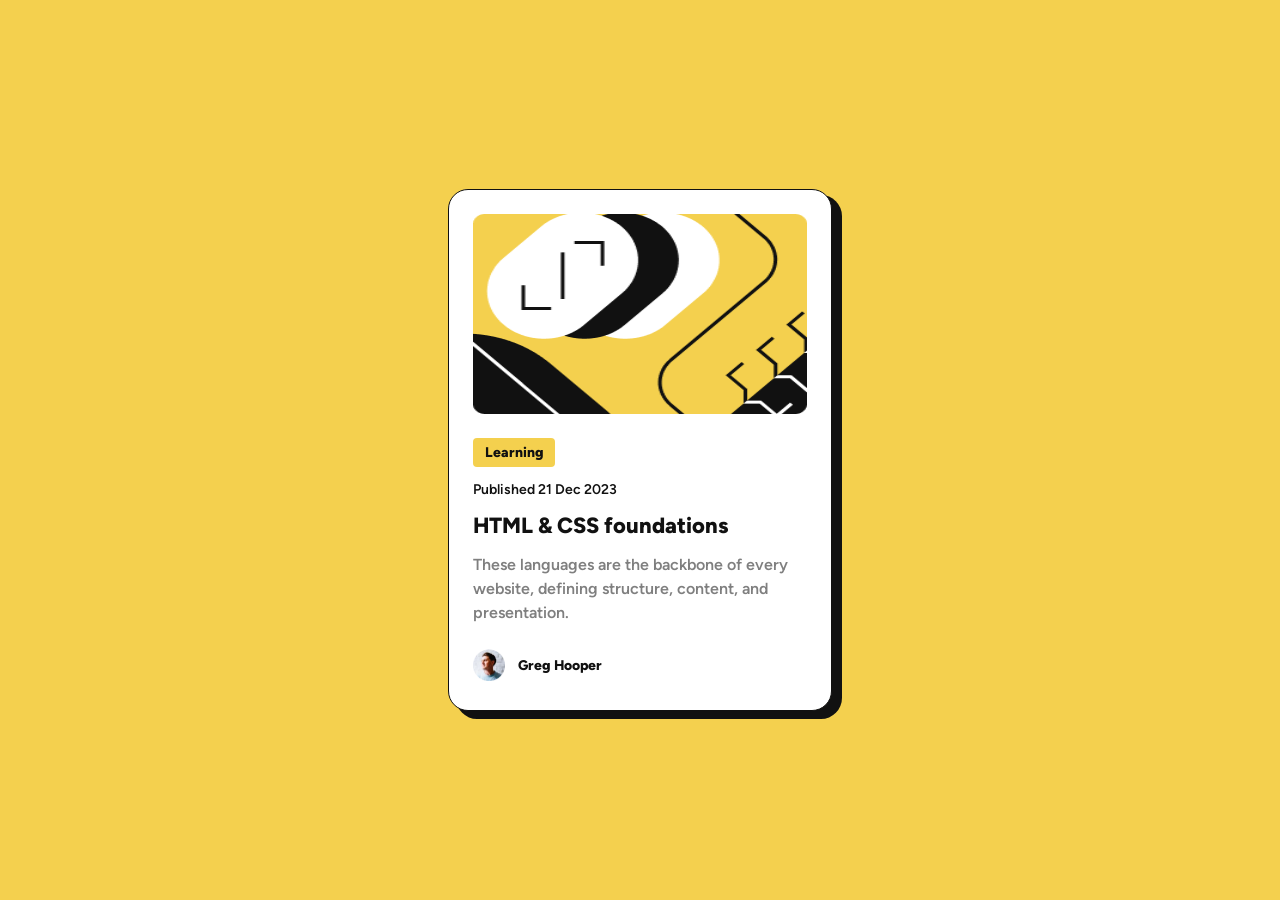
<file: blog-card-preview/index.html>
<!DOCTYPE html>
<html lang="en">

<head>
    <meta charset="UTF-8">
    <meta name="viewport" content="width=device-width, initial-scale=1.0">
    <title>Blog Preview Card Challenge</title>
    <link rel="stylesheet" href="styles.css">
</head>

<body>
    <main class="card-container">
        <section class="card-img">
            <!-- used for header image placeholder -->
        </section>

        <section class="card-info">
            <h4 class="card-label">Learning</h4>
            <h4 class="card-timestamp">Published 21 Dec 2023</h4>
            <h1 class="card-title">HTML & CSS foundations</h1>
            <p class="card-text">These languages are the backbone of every website, defining structure, content, and
                presentation.</p>
        </section>

        <section class="card-user">
            <img src="./assets/image-avatar.webp" alt="profile image" class="card-user-image">
            <p class="card-user-name">Greg Hooper</p>
        </section>
    </main>
</body>

</html>
</file>
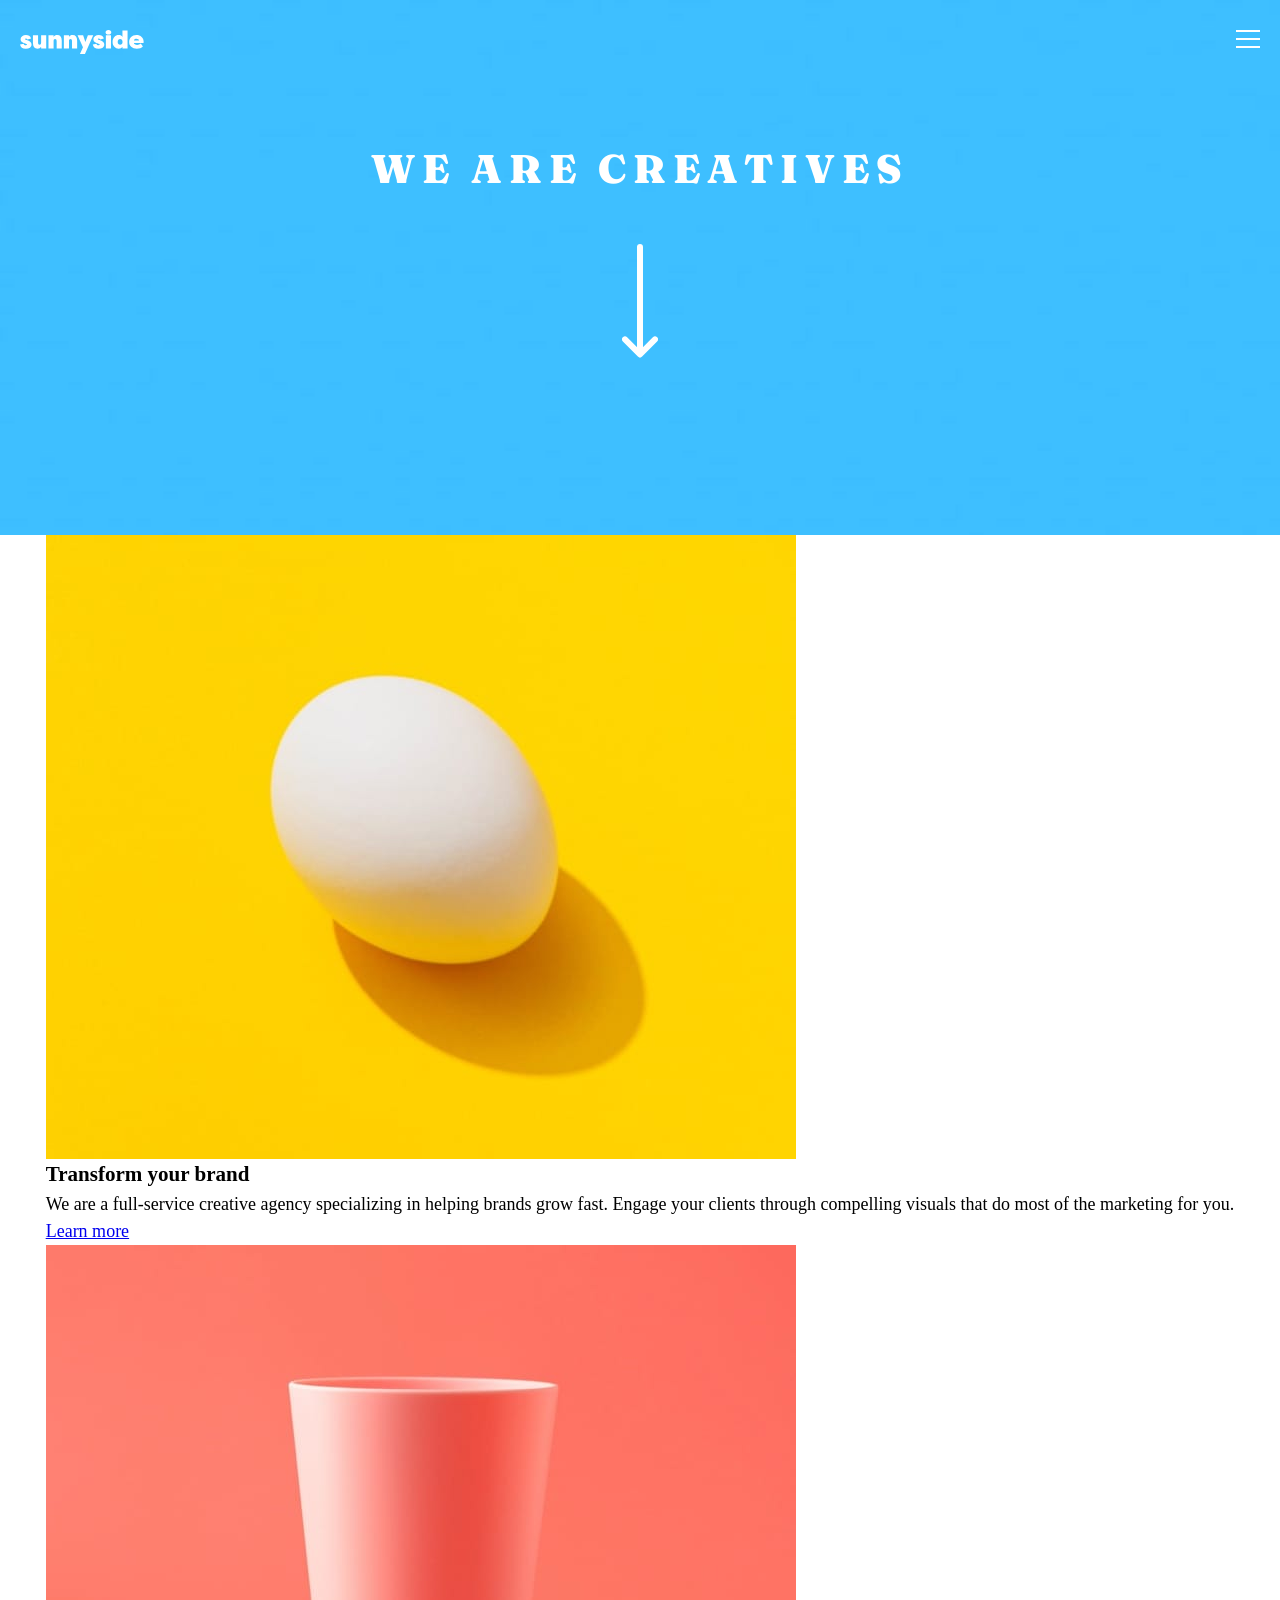
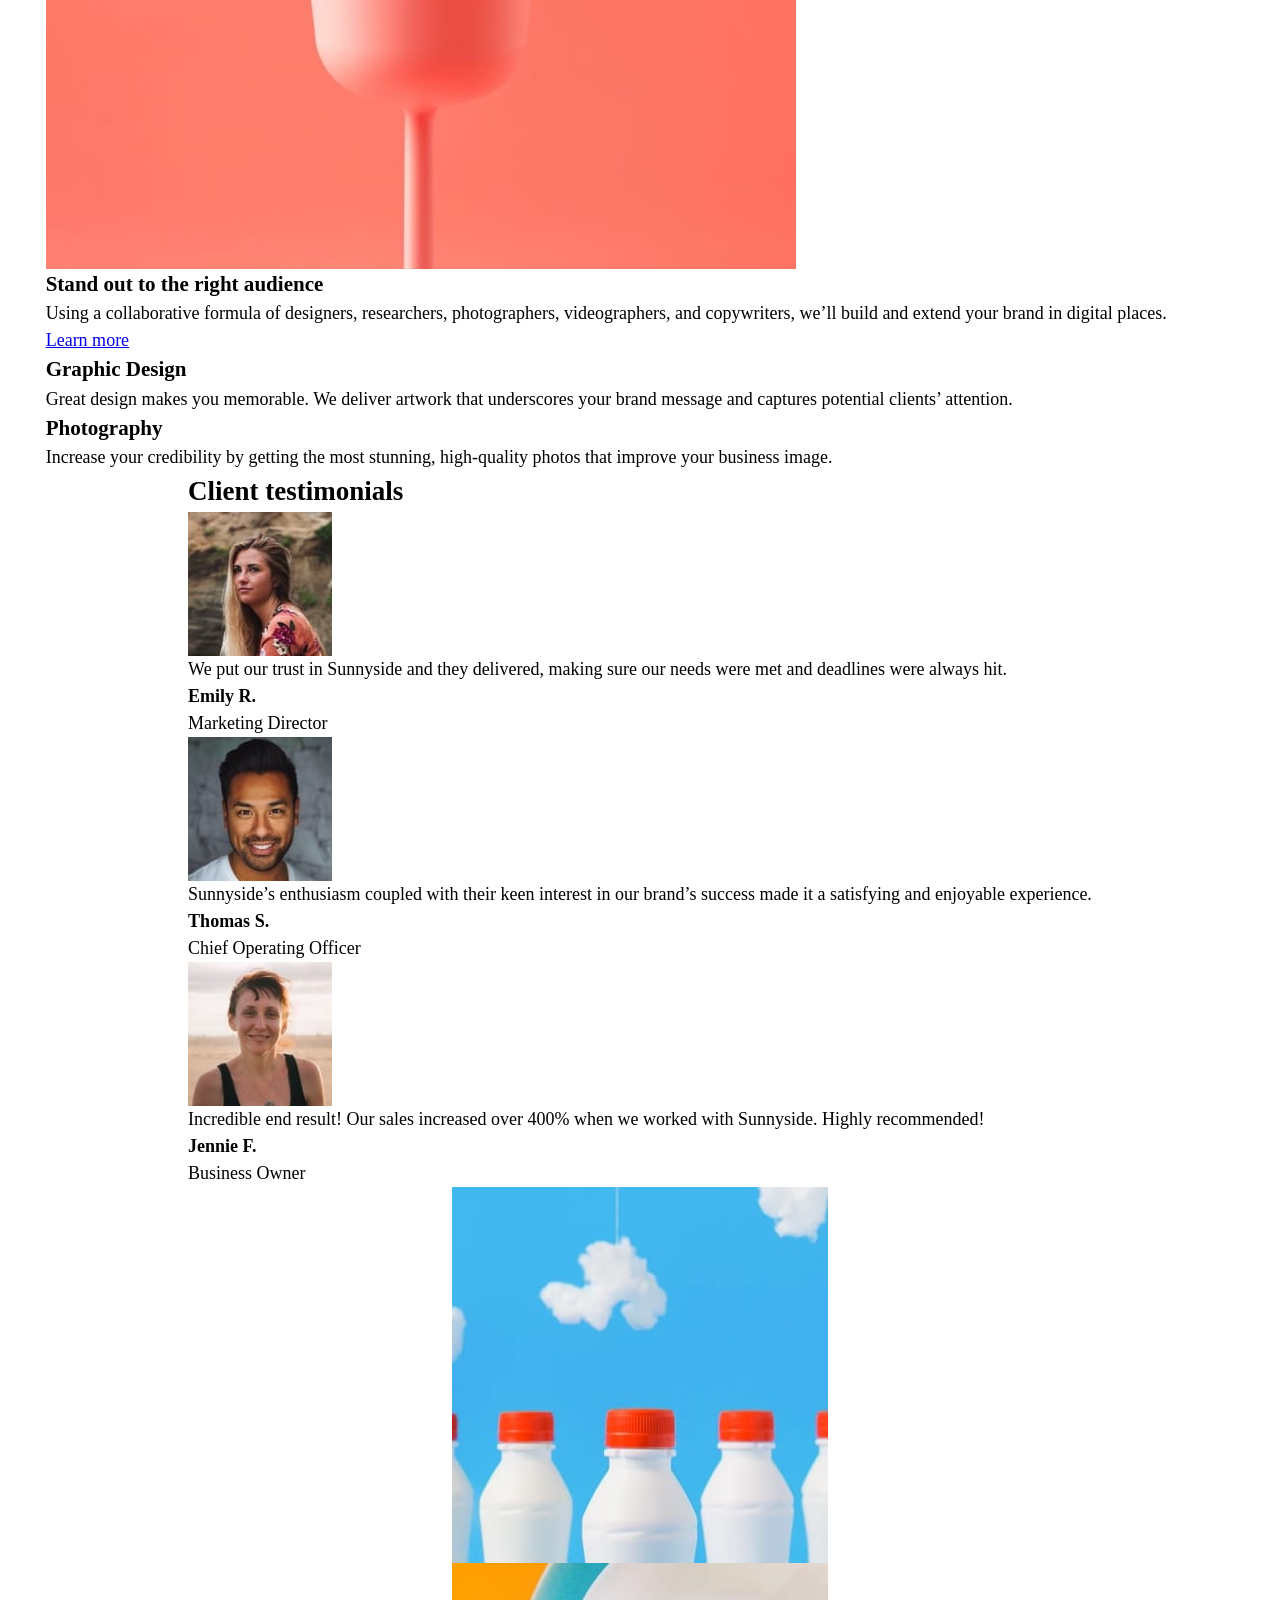
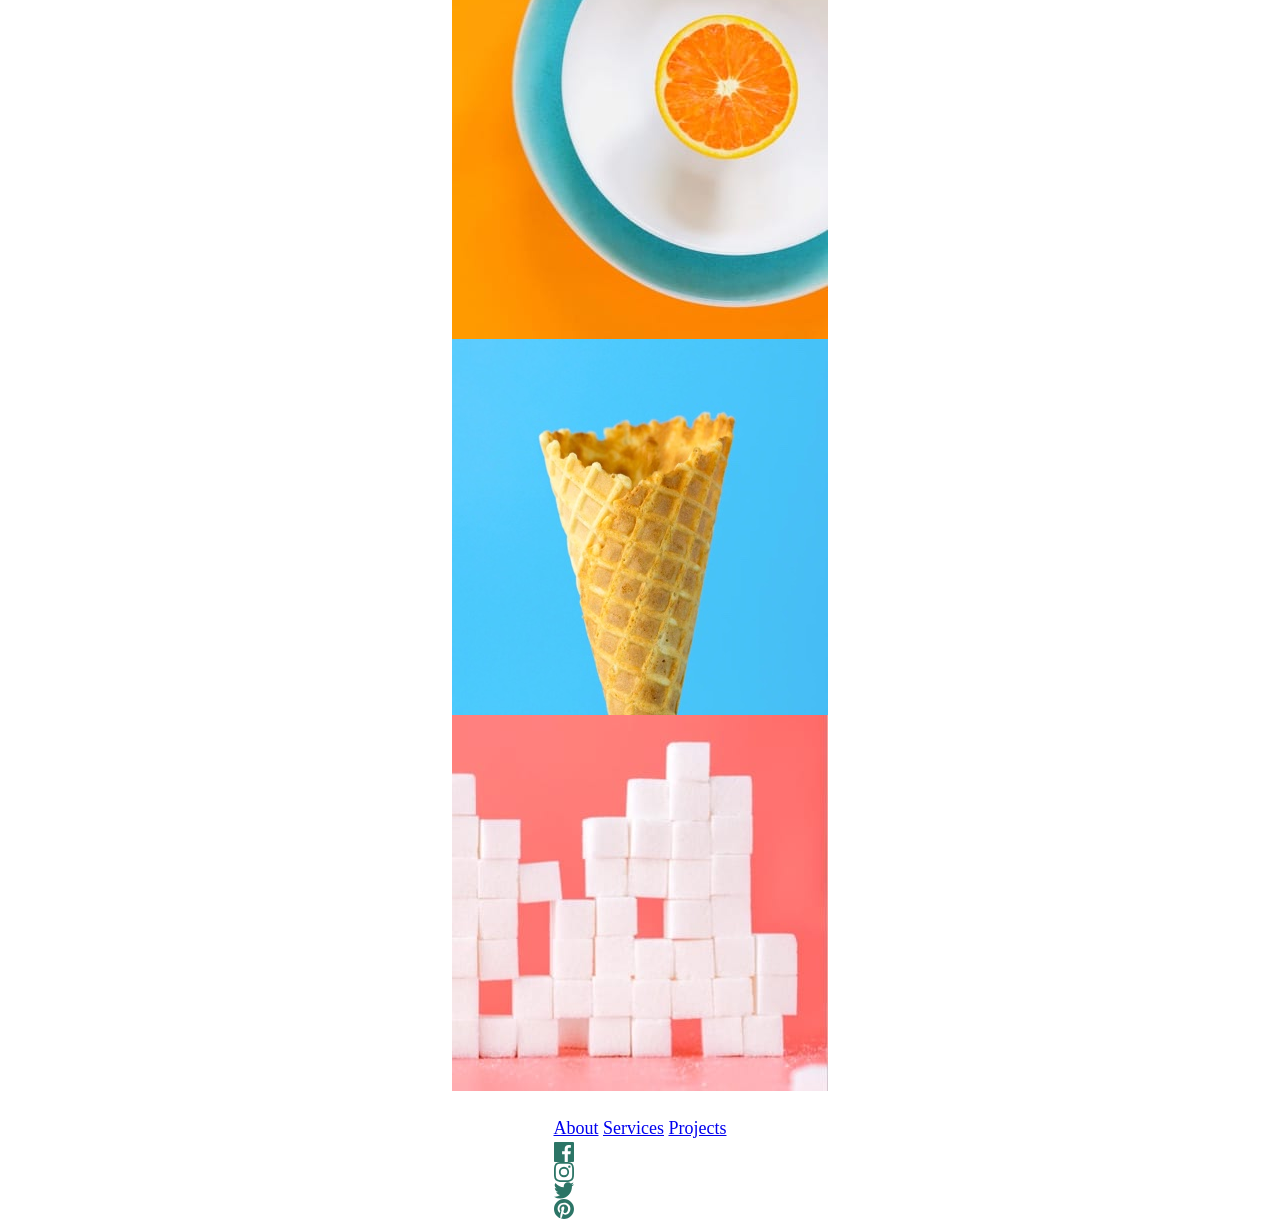
<file: sunnyside-agency-landingpage/index.html>
<!DOCTYPE html>
<html lang="en">
  <head>
    <meta charset="UTF-8" />
    <meta name="viewport" content="width=device-width, initial-scale=1.0" />
    <title>Sunnyside Agency Landingpage</title>
    <link rel="stylesheet" href="styles.css" />
  </head>

  <body>
    <main class="wrapper">
      <header class="header-container">
        <div class="nav-wrapper">
          <div class="logo-container">
            <img
              src="./assets/logo.svg"
              alt="sunnyside logo"
              class="logo-img"
            />
          </div>

          <div class="hamburger-btn">
            <img
              src="./assets/icon-hamburger.svg"
              alt="hamburger menu image"
              class="hamburger-img"
            />
          </div>

          <nav class="nav-container">
            <a href="#" class="nav-link">About</a>
            <a href="#" class="nav-link">Services</a>
            <a href="#" class="nav-link">Projects</a>
            <a href="#" class="nav-link contact">Contact</a>
          </nav>
        </div>

        <h1 class="title">We are creatives</h1>

        <div class="arrow-container">
          <img
            src="./assets/icon-arrow-down.svg"
            alt="white arrow down image"
            class="arrow-img"
          />
        </div>
      </header>

      <article class="advertise-container">
        <div class="advertise-image-container">
          <img
            src="./assets/mobile/image-transform.jpg"
            alt="image of an egg on a yellow background"
          />
        </div>

        <div class="advertise-content transform-brand">
          <h3 class="adveritese-title">Transform your brand</h3>

          <p class="advertise-text">
            We are a full-service creative agency specializing in helping brands
            grow fast. Engage your clients through compelling visuals that do
            most of the marketing for you.
          </p>

          <a href="#" class="learn-btn">Learn more</a>
        </div>

        <div class="advertise-image-container">
          <img
            src="./assets/mobile/image-stand-out.jpg"
            alt="image of a pink cup on a pink background"
          />
        </div>

        <div class="advertise-content stand-out">
          <h3 class="adveritese-title">Stand out to the right audience</h3>

          <p class="advertise-text">
            Using a collaborative formula of designers, researchers,
            photographers, videographers, and copywriters, we’ll build and
            extend your brand in digital places.
          </p>

          <a href="#" class="learn-btn">Learn more</a>
        </div>

        <div class="advertise-content graphic-design">
          <h3 class="adveritese-title">Graphic Design</h3>

          <p class="advertise-text">
            Great design makes you memorable. We deliver artwork that
            underscores your brand message and captures potential clients’
            attention.
          </p>
        </div>

        <div class="advertise-content photography">
          <h3 class="adveritese-title">Photography</h3>

          <p class="advertise-text">
            Increase your credibility by getting the most stunning, high-quality
            photos that improve your business image.
          </p>
        </div>
      </article>

      <section class="testimonials-container">
        <h2 class="testimonials-title">Client testimonials</h2>

        <div class="user-card">
          <img src="./assets/image-emily.jpg" alt="profile image of a woman" />

          <p class="user-testimonial-text">
            We put our trust in Sunnyside and they delivered, making sure our
            needs were met and deadlines were always hit.
          </p>
          <h4 class="user-name">Emily R.</h4>
          <p class="user-occupation">Marketing Director</p>
        </div>

        <div class="user-card">
          <img src="./assets/image-thomas.jpg" alt="profile image of a man" />

          <p class="user-testimonial-text">
            Sunnyside’s enthusiasm coupled with their keen interest in our
            brand’s success made it a satisfying and enjoyable experience.
          </p>
          <h4 class="user-name">Thomas S.</h4>
          <p class="user-occupation">Chief Operating Officer</p>
        </div>

        <div class="user-card">
          <img src="./assets/image-jennie.jpg" alt="profile image of a woman" />

          <p class="user-testimonial-text">
            Incredible end result! Our sales increased over 400% when we worked
            with Sunnyside. Highly recommended!
          </p>
          <h4 class="user-name">Jennie F.</h4>
          <p class="user-occupation">Business Owner</p>
        </div>
      </section>

      <section class="gallery-container">
        <img
          src="./assets/mobile/image-gallery-milkbottles.jpg"
          alt="image of milkbottles"
          class="gallery-img"
        />
        <img
          src="./assets/mobile/image-gallery-orange.jpg"
          alt="image of an oragne"
          class="gallery-img"
        />
        <img
          src="./assets/mobile/image-gallery-cone.jpg"
          alt="image of a cone"
          class="gallery-img"
        />
        <img
          src="./assets/mobile/image-gallery-sugar-cubes.jpg"
          alt="image of sugar cubes"
          class="gallery-img"
        />
      </section>

      <footer class="footer-container">
        <div class="footer-logo-container">
          <img
            src="./assets/logo.svg"
            alt="sunnyside logo"
            class="footer-logo-img"
          />
        </div>

        <div class="footer-links-container">
          <a href="#" class="footer-link">About</a>
          <a href="#" class="footer-link">Services</a>
          <a href="#" class="footer-link">Projects</a>
        </div>

        <div class="footer-socials-container">
          <a href="#" class="footer-socials-link">
            <img
              src="./assets/icon-facebook.svg"
              alt="facebook logo"
              class="footer-social-img"
            />
          </a>
          <a href="#" class="footer-socials-link">
            <img
              src="./assets/icon-instagram.svg"
              alt="instagram logo"
              class="footer-social-img"
            />
          </a>
          <a href="#" class="footer-socials-link">
            <img
              src="./assets/icon-twitter.svg"
              alt="twitter logo"
              class="footer-social-img"
            />
          </a>
          <a href="#" class="footer-socials-link">
            <img
              src="./assets/icon-pinterest.svg"
              alt="pinterest logo"
              class="footer-social-img"
            />
          </a>
        </div>
      </footer>
    </main>

    <script src="script.js"></script>
  </body>
</html>
</file>
<file: blog-card-preview/styles.css>
@font-face {
    font-family: "Figree-SemiBold";
    src: url(./assets/Figtree-SemiBold.ttf);
}

@font-face {
    font-family: "Figree-ExtraBold";
    src: url(./assets/Figtree-ExtraBold.ttf);
}

* {
    margin: 0;
    padding: 0;
    box-sizing: border-box;
}

body {
    height: 100vh;
    display: flex;
    flex-direction: column;
    align-items: center;
    justify-content: center;
    background-color: #F4D04E;
}

h1,
h4 {
    color: #111111;

}

h4 {
    font-size: 12px;
}

.card-container {
    padding: 24px;
    width: 100%;
    height: 100%;
    max-width: 330px;
    max-height: 500px;
    display: flex;
    flex-direction: column;
    align-items: center;
    gap: 24px;
    background-color: #fff;
    border: 1px solid #111111;
    border-radius: 20px;
    box-shadow: 9px 7px 0px 1px #111111;
    transition: all 0.2s ease-in-out;

    & .card-img {
        width: 100%;
        height: 100%;
        max-width: 279px;
        max-height: 200px;
        background-image: url(./assets/blogimage.png);
        background-size: 100% 100%;
        background-repeat: no-repeat;
    }

    & .card-info {
        display: flex;
        flex-direction: column;
        align-items: flex-start;
        gap: 14px;

        & .card-label {
            width: 100%;
            height: 26px;
            max-width: 73px;
            display: flex;
            align-items: center;
            justify-content: center;
            font-family: "Figree-ExtraBold";
            background-color: #F4D04E;
            border-radius: 4px;
        }

        & .card-timestamp {
            width: 100%;
            max-height: 123px;
            font-family: "Figree-SemiBold";
        }

        & .card-title {
            width: 100%;
            max-width: 279px;
            font-size: 20px;
            font-family: "Figree-ExtraBold";
            transition: all 0.2s ease-in-out;
        }

        & .card-text {
            width: 100%;
            font-size: 14px;
            font-family: "Figree-SemiBold";
            line-height: 24px;
            color: #7F7F7F;
        }
    }

}

.card-user {
    width: 100%;
    max-width: 129px;
    align-self: flex-start;
    display: flex;
    align-items: center;
    justify-content: space-between;

    & .card-user-image {
        width: 100%;
        height: auto;
        max-width: 32px;
        max-height: 32px;
        object-fit: contain;
    }

    & .card-user-name {
        font-size: 14px;
        font-family: "Figree-ExtraBold";
        color: #111111;
    }
}

/* Media queries */
@media (min-width: 720px) {
    h4 {
        font-size: 14px;
    }

    .card-container {
        max-width: 384px;
        max-height: 522px;

        & .card-img {
            max-width: 336px;
        }

        & .card-info {
            & .card-label {
                max-width: 82px;
                height: 29px;
            }

            & .card-title {
                font-size: 22px;
            }

            & .card-text {
                font-size: 16px;
            }
        }
    }
}

@media (hover: hover) {
    .card-container:hover {
        box-shadow: 9px 10px 0px 3px #111111;
        cursor: pointer;
        transition: all 0.2s ease-in-out;

        & .card-title {
            color: #F4D04E;
            transition: all 0.2s ease-in-out;
        }
    }
}
</file>
<file: sunnyside-agency-landingpage/styles.css>
@import url('https://fonts.googleapis.com/css2?family=Barlow:wght@600&family=Fraunces:opsz,wght@9..144,100..900&display=swap');

/* ===================== */
/* ===== CSS RESET ===== */
/* ===================== */
*,
*::before,
*::after {
    box-sizing: border-box;
}

* {
    margin: 0;
}

body {
    font-size: 18px;
    line-height: 1.5;
    -webkit-font-smoothing: antialiased;
}

img,
picture,
video,
canvas,
svg {
    display: block;
    max-width: 100%;
}

input,
button,
textarea,
select {
    font: inherit;
}

p,
h1,
h2,
h3,
h4,
h5,
h6 {
    overflow-wrap: break-word;
}

/* ===================== */
/* == END OF CSS RESET = */
/* ===================== */

.wrapper {
    display: flex;
    flex-direction: column;
    align-items: center;
    justify-content: center;
}

.header-container {
    padding: 30px 20px 0px;
    width: 100%;
    min-height: 535px;
    background-image: url(./assets/mobile/image-header.jpg);
    background-repeat: no-repeat;
    background-size: cover;

    & .nav-wrapper {
        margin-bottom: 90px;
        width: 100%;
        display: flex;
        justify-content: space-between;
        position: relative;

        & .nav-container {
            top: 80px;
            width: 100%;
            height: 300px;
            display: none;
            flex-direction: column;
            align-items: center;
            justify-content: center;
            background-color: #fff;
            position: absolute;

            & .nav-link {
                margin: 15px 0px;
                font-family: "Barlow";
                font-size: 20px;
                color: hsl(232, 10%, 55%);
                text-align: center;
                text-decoration: none;
            }

            & .contact {
                padding: 15px 0px;
                width: 150px;
                font-family: "Fraunces";
                font-size: 16px;
                font-weight: 700;
                color: hsl(212, 27%, 19%);
                text-transform: uppercase;
                border-radius: 40px;
                background-color: hsl(51, 100%, 49%);
            }
        }

        & .nav-container::before {
            content: "";
            top: -25px;
            right: 0;
            width: 0;
            height: 0;
            border-top: 30px solid transparent;
            border-bottom: 30px solid transparent;
            border-right: 25px solid #fff;
            position: absolute;
        }
    }

    & .title {
        margin-bottom: 50px;
        font-family: "Fraunces";
        font-size: 40px;
        font-weight: 900;
        line-height: 50px;
        color: #fff;
        text-align: center;
        text-transform: uppercase;
        letter-spacing: 7px;
    }

    & .arrow-container {
        display: flex;
        align-items: center;
        justify-content: center;
    }
}

.active {
    display: flex !important;
}

.clicked-hamburger {
    opacity: 0.6 !important;
}
</file>
